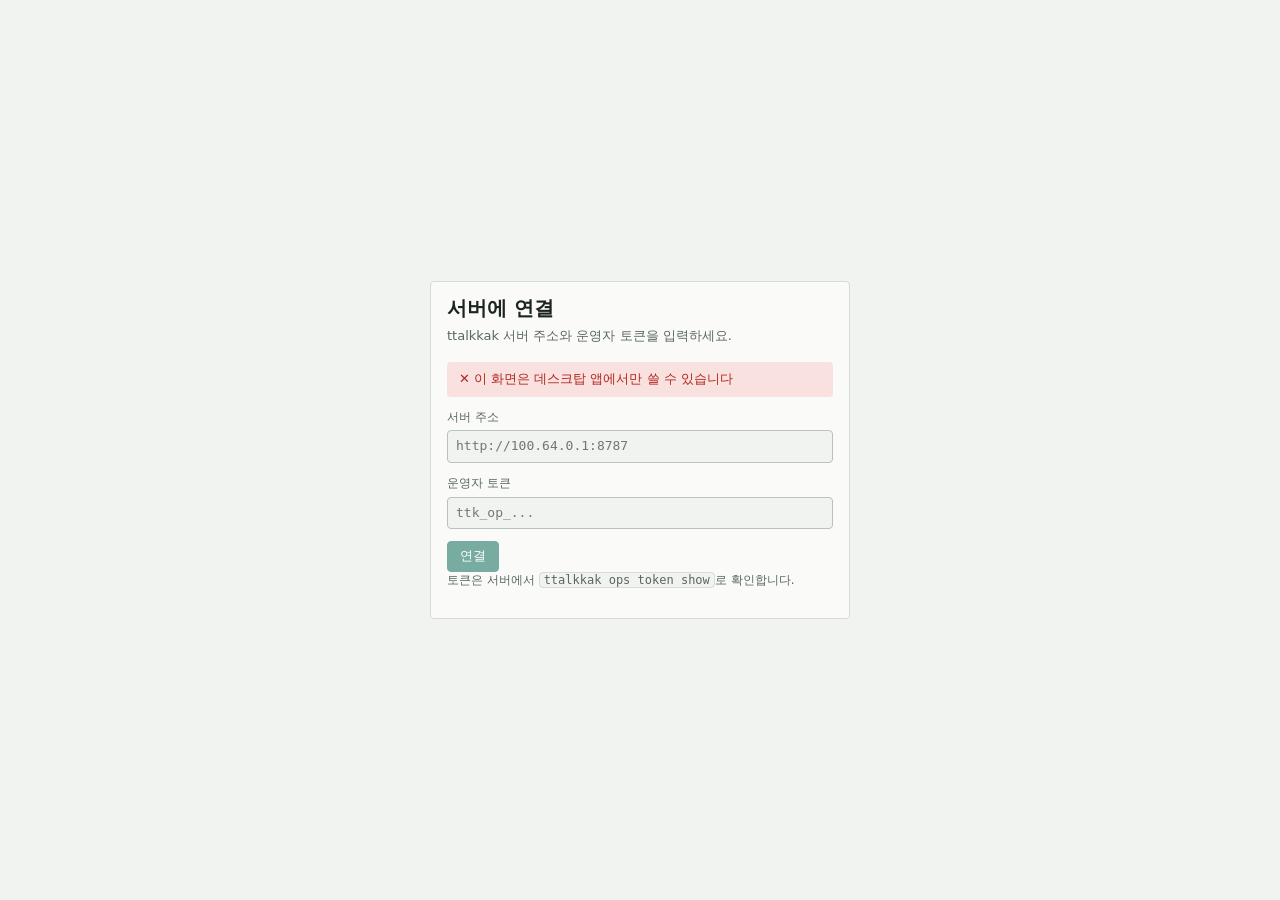
<file: desktop/web/connect.html>
<!doctype html>
<html lang="ko">
<head>
<meta charset="utf-8">
<meta name="viewport" content="width=device-width, initial-scale=1">
<title>서버 연결 - ttalkkak 콘솔</title>
<link rel="stylesheet" href="app.css">
</head>
<body>
<div class="connect-wrap">
  <form class="card connect" id="form" autocomplete="off">
    <h1>서버에 연결</h1>
    <p>ttalkkak 서버 주소와 운영자 토큰을 입력하세요.</p>
    <div class="errbox" id="err" role="alert" hidden></div>
    <div class="warnbox" id="warn" role="status" hidden></div>
    <label class="field"><span>서버 주소</span>
      <input id="url" class="mono" type="url" required placeholder="http://100.64.0.1:8787" spellcheck="false"></label>
    <label class="field"><span>운영자 토큰</span>
      <input id="token" class="mono" type="password" required placeholder="ttk_op_..." spellcheck="false"></label>
    <label class="field" id="clear-row" hidden><span class="warnbox">▲ http:// 주소라서 토큰이 암호화되지 않은 채 네트워크로 전송됩니다. 내 컴퓨터, Tailscale(100.64.0.0/10, *.ts.net)이 아닌 주소에는 https:// 를 쓰세요.</span>
      <input id="clear-ok" type="checkbox"> 위험을 이해했고, 이 주소로 토큰을 보냅니다</label>
    <button class="btn primary" id="go" type="submit">연결</button>
    <p class="hint">토큰은 서버에서 <code>ttalkkak ops token show</code>로 확인합니다.</p>
  </form>
</div>
<script src="app.js"></script>
<script src="connect.js"></script>
</body>
</html>
</file>
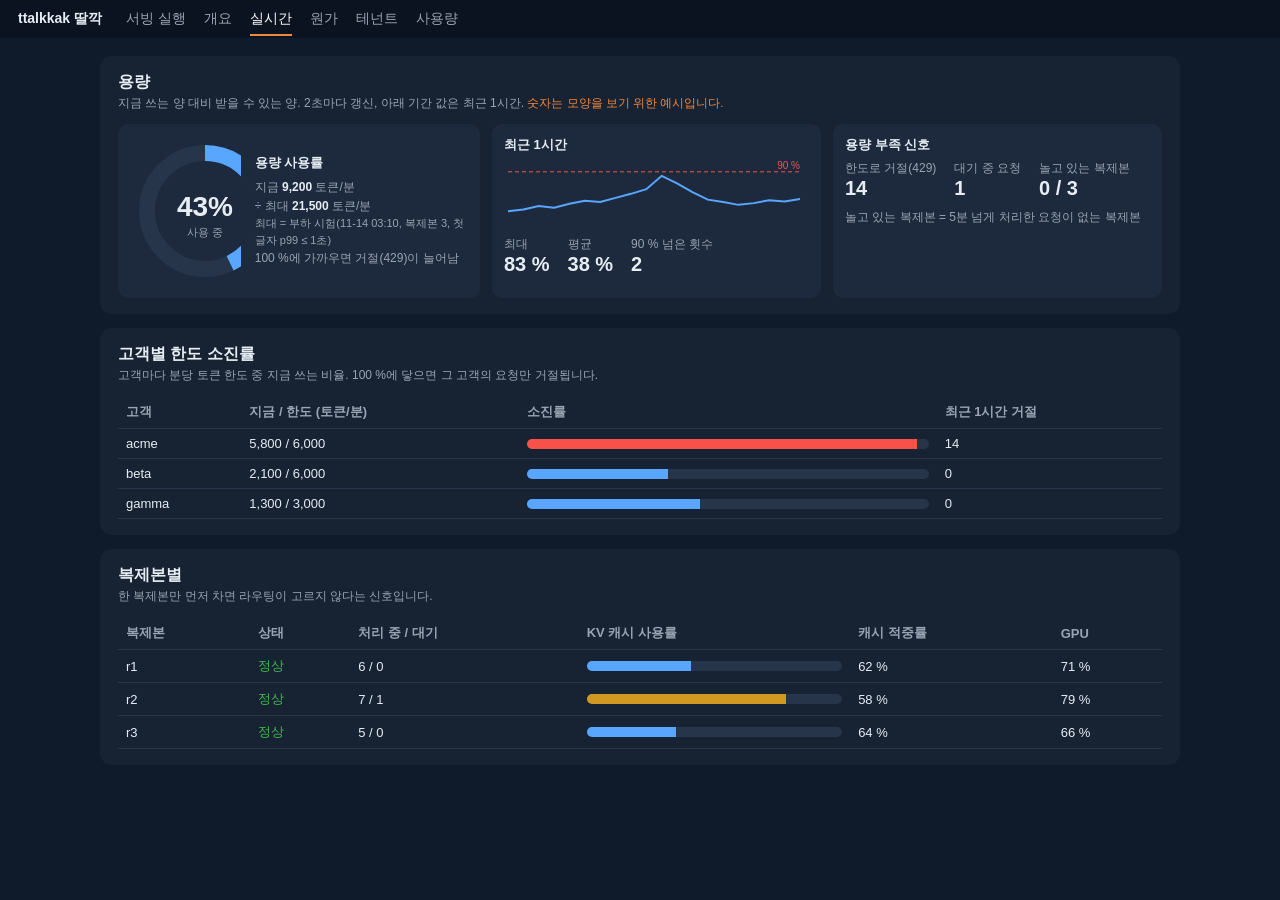
<file: docs/specs/mockups/live-capacity.html>
<html><head><meta charset="utf-8"><title>여유 용량 초안</title><style>
body{margin:0;background:#0f1a2a;color:#e6edf3;font-family:-apple-system,"Apple SD Gothic Neo",sans-serif}
.top{background:#0b1220;padding:10px 18px;font-size:14px}.top b{margin-right:24px}.top span{margin-right:18px;color:#9aa4b2}.top .on{color:#fff;border-bottom:2px solid #f0883e;padding-bottom:8px}
.wrap{max-width:1080px;margin:18px auto;padding:0 16px}.card{background:#172233;border-radius:12px;padding:16px 18px;margin-bottom:14px}
h3{margin:0 0 2px;font-size:16px}.sub{font-size:12px;color:#9aa4b2;margin-bottom:12px}.note{font-size:11.5px;color:#f0883e}
.row{display:grid;grid-template-columns:1.1fr 1fr 1fr;gap:12px}.d{background:#1d2a3d;border-radius:10px;padding:12px}
.lab{font-size:13px;font-weight:700;margin-bottom:6px}.cap{font-size:12px;color:#9aa4b2;line-height:1.55}
.k{display:flex;gap:18px;margin-top:6px}.k div{font-size:12px;color:#9aa4b2}.k b{display:block;font-size:20px;color:#e6edf3}
table{width:100%;border-collapse:collapse;font-size:13px}td,th{padding:7px 8px;border-bottom:1px solid #26354a;text-align:left}th{color:#9aa4b2;font-weight:600}
.bar{height:10px;background:#26354a;border-radius:5px;overflow:hidden}.bar i{display:block;height:100%;background:#58a6ff}.bar i.w{background:#d29922}.bar i.r{background:#f85149}
.ok{color:#3fb950}.idle{color:#9aa4b2}.tag{font-size:11px;color:#9aa4b2}
</style></head><body>
<div class="top"><b>ttalkkak 딸깍</b><span>서빙 실행</span><span>개요</span><span class="on">실시간</span><span>원가</span><span>테넌트</span><span>사용량</span></div>
<div class="wrap">
<div class="card"><h3>용량</h3><div class="sub">지금 쓰는 양 대비 받을 수 있는 양. 2초마다 갱신, 아래 기간 값은 최근 1시간. <span class="note">숫자는 모양을 보기 위한 예시입니다.</span></div>
<div class="row">
 <div class="d" style="display:flex;gap:14px;align-items:center"><svg id="d1" width="150" height="150"></svg>
  <div><div class="lab">용량 사용률</div><div class="cap">지금 <b style="color:#e6edf3">9,200</b> 토큰/분<br>÷ 최대 <b style="color:#e6edf3">21,500</b> 토큰/분<br><span class="tag">최대 = 부하 시험(11-14 03:10, 복제본 3, 첫 글자 p99 ≤ 1초)</span><br>100 %에 가까우면 거절(429)이 늘어남</div></div></div>
 <div class="d"><div class="lab">최근 1시간</div>
  <svg id="sp" width="300" height="70"></svg>
  <div class="k"><div>최대<b>83 %</b></div><div>평균<b>38 %</b></div><div>90 % 넘은 횟수<b>2</b></div></div></div>
 <div class="d"><div class="lab">용량 부족 신호</div>
  <div class="k"><div>한도로 거절(429)<b>14</b></div><div>대기 중 요청<b>1</b></div><div>놀고 있는 복제본<b>0 / 3</b></div></div>
  <div class="cap" style="margin-top:8px">놀고 있는 복제본 = 5분 넘게 처리한 요청이 없는 복제본</div></div>
</div></div>
<div class="card"><h3>고객별 한도 소진률</h3><div class="sub">고객마다 분당 토큰 한도 중 지금 쓰는 비율. 100 %에 닿으면 그 고객의 요청만 거절됩니다.</div>
<table><tr><th>고객</th><th>지금 / 한도 (토큰/분)</th><th style="width:40%">소진률</th><th>최근 1시간 거절</th></tr>
<tr><td>acme</td><td>5,800 / 6,000</td><td><div class="bar"><i class="r" style="width:97%"></i></div></td><td>14</td></tr>
<tr><td>beta</td><td>2,100 / 6,000</td><td><div class="bar"><i style="width:35%"></i></div></td><td>0</td></tr>
<tr><td>gamma</td><td>1,300 / 3,000</td><td><div class="bar"><i style="width:43%"></i></div></td><td>0</td></tr></table></div>
<div class="card"><h3>복제본별</h3><div class="sub">한 복제본만 먼저 차면 라우팅이 고르지 않다는 신호입니다.</div>
<table><tr><th>복제본</th><th>상태</th><th>처리 중 / 대기</th><th style="width:26%">KV 캐시 사용률</th><th>캐시 적중률</th><th>GPU</th></tr>
<tr><td>r1</td><td class="ok">정상</td><td>6 / 0</td><td><div class="bar"><i style="width:41%"></i></div></td><td>62 %</td><td>71 %</td></tr>
<tr><td>r2</td><td class="ok">정상</td><td>7 / 1</td><td><div class="bar"><i class="w" style="width:78%"></i></div></td><td>58 %</td><td>79 %</td></tr>
<tr><td>r3</td><td class="ok">정상</td><td>5 / 0</td><td><div class="bar"><i style="width:35%"></i></div></td><td>64 %</td><td>66 %</td></tr></table></div>
</div><script>
const s=document.getElementById('d1'),r=58,c=2*Math.PI*r,u=9200/21500;
s.innerHTML=`<circle cx="75" cy="75" r="${r}" fill="none" stroke="#26354a" stroke-width="16"/><circle cx="75" cy="75" r="${r}" fill="none" stroke="#58a6ff" stroke-width="16" stroke-dasharray="${c*u} ${c}" transform="rotate(-90 75 75)"/><text x="75" y="80" text-anchor="middle" font-size="28" font-weight="800" fill="#e6edf3">${Math.round(u*100)}%</text><text x="75" y="100" text-anchor="middle" font-size="11" fill="#9aa4b2">사용 중</text>`;
const v=[22,25,31,28,35,40,38,45,52,60,83,70,55,42,38,33,36,41,39,43],W=300,H=70,X=i=>4+i*(W-8)/(v.length-1),Y=p=>H-6-p/100*(H-12);
document.getElementById('sp').innerHTML=`<line x1="4" x2="${W-4}" y1="${Y(90)}" y2="${Y(90)}" stroke="#f85149" stroke-dasharray="4 3"/><text x="${W-4}" y="${Y(90)-3}" font-size="10" fill="#f85149" text-anchor="end">90 %</text><polyline fill="none" stroke="#58a6ff" stroke-width="2" points="${v.map((p,i)=>X(i)+','+Y(p)).join(' ')}"/>`;
</script></body></html>
</file>
<file: desktop/web/app.css>
:root {
  color-scheme: light dark;
  --bg: #f1f3f0;
  --panel: #fafbf9;
  --side: #e7ebe6;
  --ink: #1b2421;
  --mut: #5a6661;
  --line: #d6dcd6;
  --line-strong: #b9c2bb;
  --accent: #0e6b5b;
  --accent-ink: #ffffff;
  --accent-soft: #dcece7;
  --ok: #1b7a3d;
  --warn: #8f5b00;
  --bad: #b3261e;
  --ok-soft: #e0f1e5;
  --warn-soft: #f6ead2;
  --bad-soft: #f8e1df;
  --sp-1: 4px;
  --sp-2: 8px;
  --sp-3: 12px;
  --sp-4: 16px;
  --sp-5: 24px;
  --radius: 4px;
  --font: system-ui, -apple-system, "Segoe UI", "Apple SD Gothic Neo", "Malgun Gothic",
    "Noto Sans KR", sans-serif;
  --mono: ui-monospace, "SF Mono", Menlo, Consolas, monospace;
  --fs-s: 12px;
  --fs-m: 13px;
  --fs-l: 16px;
  --fs-xl: 20px;
  --side-w: 176px;
  --status-h: 28px;
  --c1: #0e6b5b;
  --c2: #7a4cc2;
  --c3: #c24f8a;
  --c4: #2f6fb5;
}
@media (prefers-color-scheme: dark) {
  :root {
    --bg: #101413;
    --panel: #171c1b;
    --side: #0d1110;
    --ink: #dde4e0;
    --mut: #92a09a;
    --line: #28312e;
    --line-strong: #3a4742;
    --accent: #4fc4a9;
    --accent-ink: #06201a;
    --accent-soft: #15302a;
    --ok: #5cc47f;
    --warn: #e0a83c;
    --bad: #ff8a80;
    --ok-soft: #14301f;
    --warn-soft: #33270f;
    --bad-soft: #3a1b19;
    --c1: #4fc4a9;
    --c2: #b79cf0;
    --c3: #f08cb9;
    --c4: #7fb2ee;
  }
}

* { box-sizing: border-box; }
html, body { height: 100%; }
body {
  margin: 0;
  background: var(--bg);
  color: var(--ink);
  font: var(--fs-m) / 1.45 var(--font);
  font-variant-numeric: tabular-nums;
  -webkit-font-smoothing: antialiased;
}
:focus-visible { outline: 2px solid var(--accent); outline-offset: 1px; }
.num { text-align: right; font-variant-numeric: tabular-nums; }

.app { display: grid; grid-template-columns: var(--side-w) 1fr; grid-template-rows: var(--status-h) 1fr; height: 100vh; }
.statusbar {
  grid-column: 1 / -1; display: flex; align-items: center; gap: var(--sp-3);
  padding: 0 var(--sp-3); border-bottom: 1px solid var(--line); background: var(--panel);
  font-size: var(--fs-s); color: var(--mut); white-space: nowrap; overflow: hidden;
}
.statusbar .server { color: var(--ink); overflow: hidden; text-overflow: ellipsis; }
.statusbar .spacer { flex: 1; }
.conn { display: inline-flex; align-items: center; gap: var(--sp-1); }
.conn[data-state="ok"] { color: var(--ok); }
.conn[data-state="warn"] { color: var(--warn); }
.conn[data-state="bad"] { color: var(--bad); }
.chip {
  display: inline-flex; align-items: center; gap: 6px; padding: 1px var(--sp-2);
  border: 1px solid var(--line-strong); border-radius: var(--radius); color: var(--ink);
}
.chip .slots { display: inline-flex; gap: 2px; }
.chip .slots i { width: 7px; height: 7px; border-radius: 1px; background: var(--accent); }
.chip[hidden] { display: none; }

.sidebar { background: var(--side); border-right: 1px solid var(--line); padding: var(--sp-2) 0; overflow-y: auto; }
.sidebar a {
  display: flex; align-items: center; gap: 10px; padding: 7px var(--sp-3); margin: 1px var(--sp-2);
  color: var(--ink); text-decoration: none; border-radius: var(--radius);
}
.sidebar a svg { width: 16px; height: 16px; flex: none; stroke: currentColor; fill: none; stroke-width: 1.6; stroke-linecap: round; stroke-linejoin: round; color: var(--mut); }
.sidebar a:hover { background: var(--accent-soft); }
.sidebar a[aria-current="page"] { background: var(--accent); color: var(--accent-ink); }
.sidebar a[aria-current="page"] svg { color: var(--accent-ink); }

main { overflow: auto; padding: var(--sp-4) var(--sp-5); }
main h1 { margin: 0 0 var(--sp-3); font-size: var(--fs-xl); font-weight: 600; }
.panel[hidden] { display: none; }
.card { background: var(--panel); border: 1px solid var(--line); border-radius: var(--radius); padding: var(--sp-3) var(--sp-4); }
.empty { color: var(--mut); padding: var(--sp-5) 0; }

.btn {
  font: inherit; padding: 5px var(--sp-3); border-radius: var(--radius); cursor: pointer;
  border: 1px solid var(--line-strong); background: var(--panel); color: var(--ink);
}
.btn.primary { background: var(--accent); color: var(--accent-ink); border-color: var(--accent); }
.btn:disabled { opacity: .55; cursor: default; }

.badge { display: inline-flex; align-items: center; gap: var(--sp-1); padding: 0 6px; border-radius: var(--radius); font-size: var(--fs-s); }
.badge.ok { color: var(--ok); background: var(--ok-soft); }
.badge.warn { color: var(--warn); background: var(--warn-soft); }
.badge.bad { color: var(--bad); background: var(--bad-soft); }

.connect-wrap { min-height: 100vh; display: grid; place-items: center; padding: var(--sp-4); }
.connect { width: min(420px, 100%); }
.connect h1 { margin: 0 0 var(--sp-1); font-size: var(--fs-xl); }
.connect p { margin: 0 0 var(--sp-4); color: var(--mut); }
.field { display: block; margin-bottom: var(--sp-3); }
.field span { display: block; font-size: var(--fs-s); color: var(--mut); margin-bottom: var(--sp-1); }
.field input {
  width: 100%; font: inherit; padding: 6px var(--sp-2); color: var(--ink); background: var(--bg);
  border: 1px solid var(--line-strong); border-radius: var(--radius);
}
.field input.mono { font-family: var(--mono); }
.errbox { margin: 0 0 var(--sp-3); padding: var(--sp-2) var(--sp-3); border-radius: var(--radius); background: var(--bad-soft); color: var(--bad); }
.errbox[hidden] { display: none; }
.hint { font-size: var(--fs-s); color: var(--mut); margin-top: var(--sp-3); }
.warnbox { margin: 0 0 var(--sp-3); padding: var(--sp-2) var(--sp-3); border-radius: var(--radius); background: var(--warn-soft); color: var(--warn); }

@media (max-width: 720px) {
  .app { grid-template-columns: 56px 1fr; }
  .sidebar a span { display: none; }
  main { padding: var(--sp-3); }
}

/* components */
h2 { font-size: var(--fs-l); margin: 0; font-weight: 600; }
.card + .card, .card + .tablewrap { margin-top: var(--sp-3); }
.card > header { margin: calc(var(--sp-1) * -1) 0 var(--sp-3); }
.card > header p { margin: 2px 0 0; color: var(--mut); font-size: var(--fs-s); }
.row { display: flex; gap: var(--sp-2); align-items: center; flex-wrap: wrap; }
.grow { flex: 1; min-width: 200px; }
.mut { color: var(--mut); }
code { font-family: var(--mono); font-size: var(--fs-s); background: var(--bg); border: 1px solid var(--line); border-radius: var(--radius); padding: 0 4px; }
input, select { font: inherit; padding: 5px var(--sp-2); color: var(--ink); background: var(--bg); border: 1px solid var(--line-strong); border-radius: var(--radius); min-width: 0; }
.btn.secondary { background: var(--panel); }
.btn.danger { background: var(--bad-soft); color: var(--bad); border-color: var(--bad); }
.btn.small { padding: 2px var(--sp-2); font-size: var(--fs-s); }
.badge.mut { color: var(--mut); background: var(--bg); }
.tablewrap { max-height: 380px; overflow: auto; border: 1px solid var(--line); border-radius: var(--radius); margin-top: var(--sp-3); background: var(--panel); }
table { width: 100%; border-collapse: collapse; }
thead th { position: sticky; top: 0; background: var(--side); text-align: left; font-weight: 600; padding: 6px var(--sp-3); border-bottom: 1px solid var(--line-strong); white-space: nowrap; }
td { padding: 6px var(--sp-3); border-bottom: 1px solid var(--line); }
th.num, td.num { text-align: right; }
tbody tr[data-id] { cursor: pointer; }
tbody tr[data-id]:hover td { background: var(--accent-soft); }
tbody tr.sel td { background: var(--accent-soft); }
tbody tr.sel td:first-child { box-shadow: inset 3px 0 var(--accent); }
.errbox.inline { margin: var(--sp-3) 0 0; }
.okbox { margin: var(--sp-3) 0 0; padding: var(--sp-2) var(--sp-3); border-radius: var(--radius); background: var(--ok-soft); color: var(--ok); }
.lt-detail { margin: var(--sp-2) 0 0; }
.lt-detail summary { cursor: pointer; }
.lt-detail > div { margin-top: var(--sp-1); }
.infobox { margin: var(--sp-3) 0 0; padding: var(--sp-2) var(--sp-3); border-radius: var(--radius); background: var(--accent-soft); }
.okbox:empty, .infobox:empty, .errbox:empty { display: none; }
.kv { display: grid; grid-template-columns: repeat(auto-fit, minmax(170px, 1fr)); gap: var(--sp-3); }
.kv div { border: 1px solid var(--line); border-radius: var(--radius); padding: var(--sp-2) var(--sp-3); background: var(--panel); }
.kv b { display: block; font-size: var(--fs-xl); font-weight: 600; }
.tiles { display: grid; grid-template-columns: repeat(auto-fill, minmax(230px, 1fr)); gap: var(--sp-3); }
.tile { border: 1px solid var(--line-strong); border-radius: var(--radius); padding: var(--sp-2) var(--sp-3); display: block; cursor: pointer; }
.tile:has(input:checked) { border-color: var(--accent); background: var(--accent-soft); }
.tile p { margin: var(--sp-1) 0 0; color: var(--mut); }
.tag { display: inline-block; font-size: var(--fs-s); padding: 0 6px; border: 1px solid var(--line); border-radius: var(--radius); color: var(--mut); margin: 4px 4px 0 0; }
.steps { display: flex; flex-wrap: wrap; gap: var(--sp-2); margin-top: var(--sp-3); }
.steps span { padding: 2px var(--sp-2); border: 1px solid var(--line); border-radius: var(--radius); color: var(--mut); }
.steps span.ok { color: var(--ok); }
.steps span.cur { color: var(--accent); border-color: var(--accent); }
.runs { display: flex; flex-direction: column; gap: var(--sp-1); }
.runs .btn { text-align: left; display: flex; justify-content: space-between; gap: var(--sp-3); }
.runs .btn.cur { border-color: var(--accent); background: var(--accent-soft); }
pre { white-space: pre-wrap; background: var(--bg); border: 1px solid var(--line); border-radius: var(--radius); padding: var(--sp-3); overflow-x: auto; font: var(--fs-s) / 1.5 var(--mono); margin: var(--sp-3) 0 0; }
.secret { font-family: var(--mono); word-break: break-all; background: var(--bg); border: 1px solid var(--line-strong); border-radius: var(--radius); padding: var(--sp-3); }
[hidden] { display: none !important; }

.modal { position: fixed; inset: 0; background: rgba(0, 0, 0, .45); display: grid; place-items: center; padding: var(--sp-4); z-index: 10; }
.modal .card { width: min(520px, 100%); background: var(--panel); }
.modal h2 { margin-bottom: var(--sp-2); }
.modal p { margin: 0 0 var(--sp-4); }
.modal .actions { display: flex; justify-content: flex-end; gap: var(--sp-2); }
.toasts { position: fixed; right: var(--sp-4); bottom: var(--sp-4); display: flex; flex-direction: column; gap: var(--sp-2); z-index: 20; }
.toast { padding: var(--sp-2) var(--sp-3); border-radius: var(--radius); border: 1px solid var(--line-strong); background: var(--panel); max-width: 360px; }
.toast.ok { color: var(--ok); border-color: var(--ok); }
.toast.bad { color: var(--bad); border-color: var(--bad); }
.skeleton { display: block; height: 12px; border-radius: var(--radius); background: var(--line); opacity: .7; }
.skeleton + .skeleton { margin-top: var(--sp-2); }
.empty-state { text-align: center; color: var(--mut); padding: var(--sp-5) var(--sp-3); }
.empty-state::before { content: "–"; display: block; font-size: var(--fs-xl); }

/* live */
.grid3 { display: grid; grid-template-columns: 1.1fr 1fr 1fr; gap: var(--sp-3); }
@media (max-width: 1100px) { .grid3 { grid-template-columns: 1fr; } }
.d { border: 1px solid var(--line); border-radius: var(--radius); padding: var(--sp-3); background: var(--bg); min-width: 0; }
.d .lab { font-weight: 600; margin-bottom: var(--sp-2); }
.d .cap { color: var(--mut); font-size: var(--fs-s); line-height: 1.55; }
.d .cap b { color: var(--ink); }
.d .row { flex-wrap: nowrap; align-items: center; }
.k { display: flex; gap: var(--sp-4); margin-top: var(--sp-2); flex-wrap: wrap; }
.k div { font-size: var(--fs-s); color: var(--mut); }
.k b { display: block; font-size: var(--fs-xl); color: var(--ink); font-weight: 600; }
.stale { font-size: var(--fs-s); font-weight: 400; color: var(--bad); margin-left: var(--sp-2); }
.chart { width: 100%; height: auto; display: block; }
.chart text { fill: var(--mut); font-size: 10px; font-family: var(--font); }
.chart .axis { stroke: var(--line-strong); stroke-width: 1; }
.chart .edge { stroke: var(--bad); stroke-width: 1; stroke-dasharray: 4 3; }
.chart text.edge-t { fill: var(--bad); }
.chart .ln { fill: none; stroke: var(--accent); stroke-width: 2; stroke-linejoin: round; }
.gauge { width: 150px; height: 150px; flex: none; }
.gauge .track { fill: none; stroke: var(--line); stroke-width: 16; }
.gauge .fill { fill: none; stroke-width: 16; }
.gauge .fill.ok { stroke: var(--accent); }
.gauge .fill.warn { stroke: var(--warn); }
.gauge .fill.bad { stroke: var(--bad); }
.gauge text { fill: var(--ink); font-family: var(--font); }
.bar { height: 10px; min-width: 80px; background: var(--line); border-radius: 5px; overflow: hidden; }
.bar i { display: block; height: 100%; background: var(--accent); }
.bar.warn i { background: var(--warn); }
.bar.bad i { background: var(--bad); }
.barcell { display: flex; align-items: center; gap: var(--sp-2); }
.barcell .bar { flex: 1; }
.barcell span { min-width: 64px; text-align: right; }
.legend { display: flex; flex-wrap: wrap; gap: var(--sp-3); margin: var(--sp-2) 0; font-size: var(--fs-s); color: var(--mut); }
.legend svg { width: 28px; height: 8px; vertical-align: middle; margin-right: 4px; }
.legend path { fill: none; stroke-width: 2; }
.switch[aria-checked="true"] { background: var(--accent); color: var(--accent-ink); border-color: var(--accent); }
</file>
